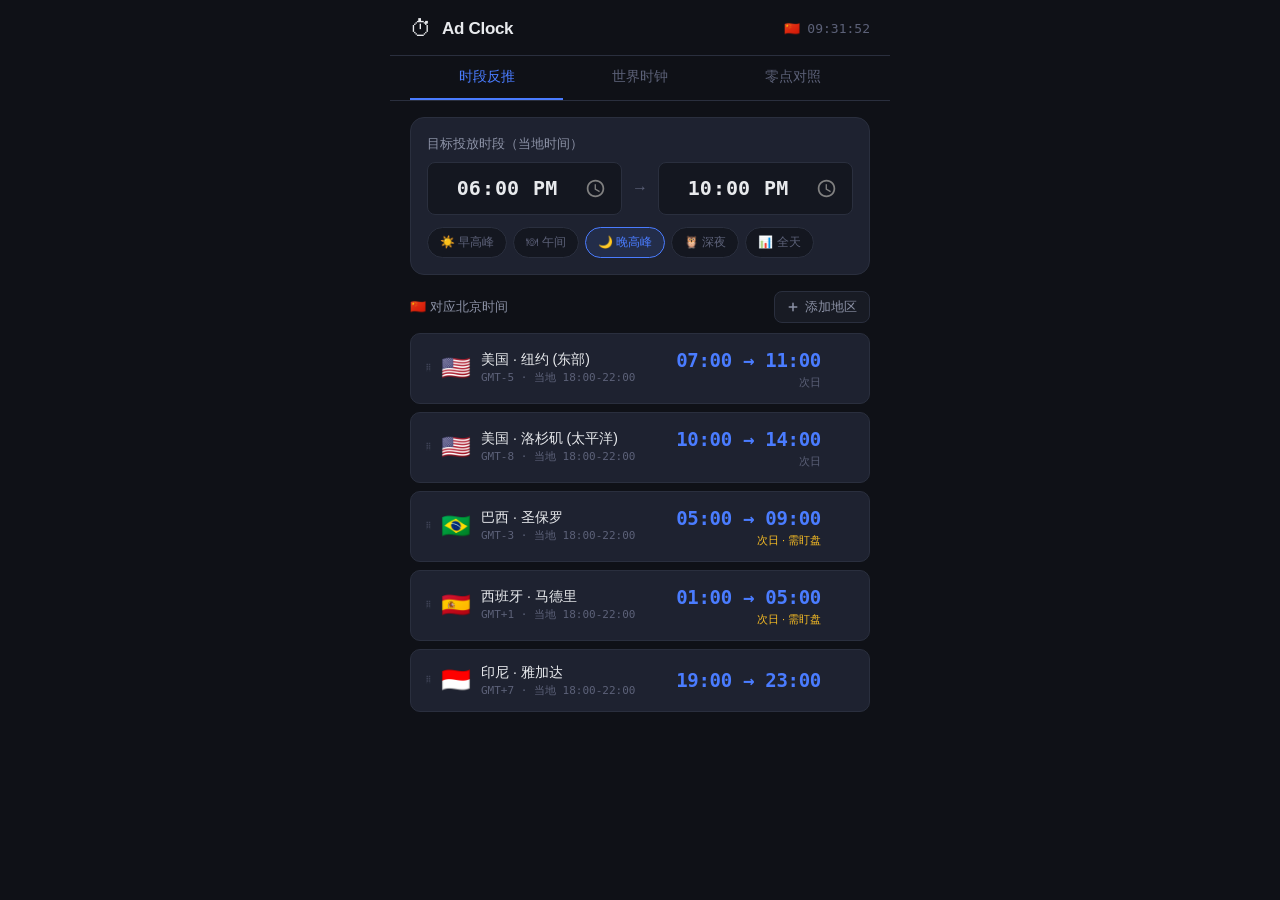
<file: index.html>
<!DOCTYPE html>
<html lang="zh-CN">
<head>
  <meta charset="UTF-8">
  <meta name="viewport" content="width=device-width, initial-scale=1.0, viewport-fit=cover, user-scalable=no">
  <meta name="apple-mobile-web-app-capable" content="yes">
  <meta name="apple-mobile-web-app-status-bar-style" content="black-translucent">
  <meta name="theme-color" content="#0f1117">
  <link rel="manifest" href="manifest.webmanifest">
  <link rel="apple-touch-icon" href="icons/icon-192.png">
  <link rel="stylesheet" href="style.css">
  <title>Ad Clock</title>
</head>
<body>
  <div class="app">
    <header class="header">
      <div class="header-left">
        <span class="logo">⏱</span>
        <h1>Ad Clock</h1>
      </div>
      <div class="header-right">
        <span class="live-beijing" id="live-beijing"></span>
      </div>
    </header>

    <nav class="tabs">
      <button class="tab active" data-tab="converter">时段反推</button>
      <button class="tab" data-tab="clock">世界时钟</button>
      <button class="tab" data-tab="midnight">零点对照</button>
    </nav>

    <!-- Tab 1: Converter -->
    <section id="tab-converter" class="tab-content active">
      <div class="converter-input-card">
        <div class="converter-section">
          <label class="field-label">目标投放时段（当地时间）</label>
          <div class="time-range-row">
            <input type="time" id="conv-start" class="time-input" value="18:00">
            <span class="range-sep">→</span>
            <input type="time" id="conv-end" class="time-input" value="22:00">
          </div>
        </div>
        <div class="preset-chips">
          <button class="preset-chip" data-start="06:00" data-end="09:00">☀️ 早高峰</button>
          <button class="preset-chip" data-start="11:00" data-end="14:00">🍽 午间</button>
          <button class="preset-chip selected" data-start="18:00" data-end="22:00">🌙 晚高峰</button>
          <button class="preset-chip" data-start="21:00" data-end="01:00">🦉 深夜</button>
          <button class="preset-chip" data-start="00:00" data-end="23:59">📊 全天</button>
        </div>
      </div>

      <div class="section-header">
        <label class="field-label">🇨🇳 对应北京时间</label>
        <button id="btn-add-region" class="btn-add-small">
          <svg width="12" height="12" viewBox="0 0 16 16" fill="none"><path d="M8 3v10M3 8h10" stroke="currentColor" stroke-width="2" stroke-linecap="round"/></svg>
          添加地区
        </button>
      </div>
      <div id="region-list" class="region-list"></div>
      <div id="add-region-panel" class="add-region-panel" style="display:none;">
        <select id="add-region-tz" class="select-field"></select>
        <div class="add-region-actions">
          <button id="btn-cancel-region" class="btn-secondary btn-sm">取消</button>
          <button id="btn-confirm-region" class="btn-primary btn-sm">添加</button>
        </div>
      </div>
    </section>

    <!-- Tab 2: World Clock -->
    <section id="tab-clock" class="tab-content">
      <div class="section-header">
        <span></span>
        <button id="btn-add-clock" class="btn-add-small">
          <svg width="12" height="12" viewBox="0 0 16 16" fill="none"><path d="M8 3v10M3 8h10" stroke="currentColor" stroke-width="2" stroke-linecap="round"/></svg>
          添加时钟
        </button>
      </div>
      <div id="clock-list" class="clock-list"></div>
      <div id="empty-clock" class="empty-state" style="display:none;">
        <p>点击"添加时钟"来添加</p>
      </div>
    </section>

    <!-- Tab 3: Midnight Reference -->
    <section id="tab-midnight" class="tab-content">
      <div class="midnight-desc">
        <span class="field-label">各地 0:00 → 北京几点？</span>
      </div>
      <div id="midnight-list" class="midnight-list"></div>
    </section>

    <!-- Modal -->
    <div id="modal-add" class="modal" style="display:none;">
      <div class="modal-backdrop"></div>
      <div class="modal-content">
        <h3>添加时钟</h3>
        <div class="modal-body">
          <label class="field-label">选择时区</label>
          <select id="add-timezone" class="select-field"></select>
          <label class="field-label">显示名称 <span class="label-hint">（自动填入，可修改）</span></label>
          <input type="text" id="add-label" class="text-input">
        </div>
        <div class="modal-footer">
          <button id="btn-cancel-add" class="btn-secondary">取消</button>
          <button id="btn-confirm-add" class="btn-primary">添加</button>
        </div>
      </div>
    </div>
  </div>
  <script src="app.js"></script>
</body>
</html>
</file>
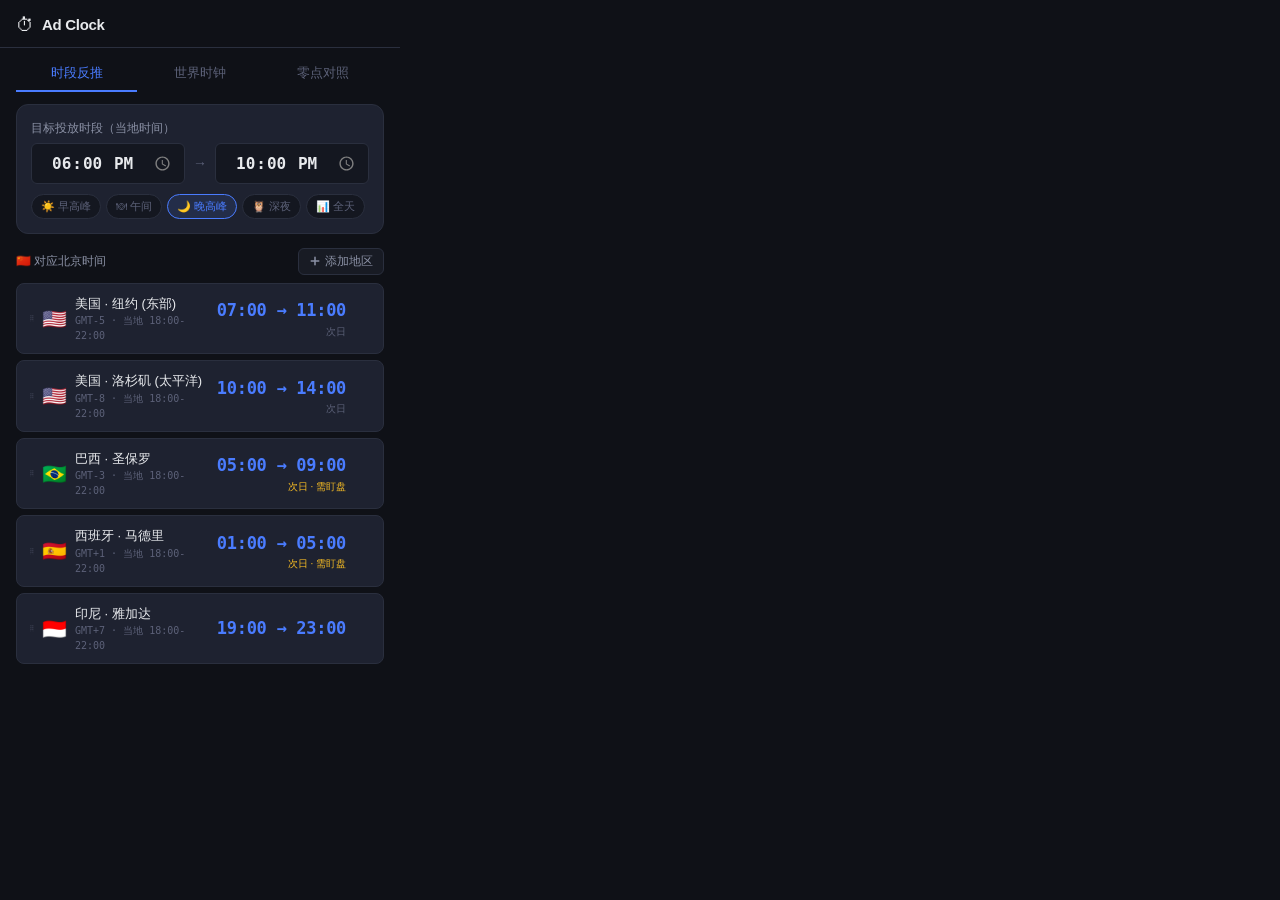
<file: extension/popup.html>
<!DOCTYPE html>
<html lang="zh-CN">
<head>
  <meta charset="UTF-8">
  <meta name="viewport" content="width=device-width, initial-scale=1.0">
  <link rel="stylesheet" href="popup.css">
  <title>Ad Clock</title>
</head>
<body>
  <div class="app">
    <header class="header">
      <div class="header-left">
        <span class="logo">⏱</span>
        <h1>Ad Clock</h1>
      </div>
    </header>

    <nav class="tabs">
      <button class="tab active" data-tab="converter">时段反推</button>
      <button class="tab" data-tab="clock">世界时钟</button>
      <button class="tab" data-tab="midnight">零点对照</button>
    </nav>

    <!-- Tab 1: Converter -->
    <section id="tab-converter" class="tab-content active">
      <div class="converter-input-card">
        <div class="converter-section">
          <label class="field-label">目标投放时段（当地时间）</label>
          <div class="time-range-row">
            <input type="time" id="conv-start" class="time-input" value="18:00">
            <span class="range-sep">→</span>
            <input type="time" id="conv-end" class="time-input" value="22:00">
          </div>
        </div>
        <div class="preset-chips">
          <button class="preset-chip" data-start="06:00" data-end="09:00">☀️ 早高峰</button>
          <button class="preset-chip" data-start="11:00" data-end="14:00">🍽 午间</button>
          <button class="preset-chip selected" data-start="18:00" data-end="22:00">🌙 晚高峰</button>
          <button class="preset-chip" data-start="21:00" data-end="01:00">🦉 深夜</button>
          <button class="preset-chip" data-start="00:00" data-end="23:59">📊 全天</button>
        </div>
      </div>

      <div class="section-header">
        <label class="field-label">🇨🇳 对应北京时间</label>
        <button id="btn-add-region" class="btn-add-small">
          <svg width="12" height="12" viewBox="0 0 16 16" fill="none"><path d="M8 3v10M3 8h10" stroke="currentColor" stroke-width="2" stroke-linecap="round"/></svg>
          添加地区
        </button>
      </div>

      <div id="region-list" class="region-list"></div>

      <div id="add-region-panel" class="add-region-panel" style="display:none;">
        <select id="add-region-tz" class="select-field"></select>
        <div class="add-region-actions">
          <button id="btn-cancel-region" class="btn-secondary btn-sm">取消</button>
          <button id="btn-confirm-region" class="btn-primary btn-sm">添加</button>
        </div>
      </div>
    </section>

    <!-- Tab 2: World Clock -->
    <section id="tab-clock" class="tab-content">
      <div class="section-header">
        <span></span>
        <button id="btn-add-clock" class="btn-add-small">
          <svg width="12" height="12" viewBox="0 0 16 16" fill="none"><path d="M8 3v10M3 8h10" stroke="currentColor" stroke-width="2" stroke-linecap="round"/></svg>
          添加时钟
        </button>
      </div>
      <div id="clock-list" class="clock-list"></div>
      <div id="empty-clock" class="empty-state" style="display:none;">
        <p>点击"添加时钟"来添加</p>
      </div>
    </section>

    <!-- Tab 3: Midnight Reference -->
    <section id="tab-midnight" class="tab-content">
      <div class="midnight-desc">
        <span class="field-label">各地 0:00 → 北京几点？</span>
      </div>
      <div id="midnight-list" class="midnight-list"></div>
    </section>

    <!-- Modal: Add Clock (timezone-first, label auto-filled) -->
    <div id="modal-add" class="modal" style="display:none;">
      <div class="modal-backdrop"></div>
      <div class="modal-content">
        <h3>添加时钟</h3>
        <div class="modal-body">
          <label class="field-label">选择时区</label>
          <select id="add-timezone" class="select-field"></select>
          <label class="field-label">显示名称 <span class="label-hint">（自动填入，可修改）</span></label>
          <input type="text" id="add-label" class="text-input" placeholder="">
        </div>
        <div class="modal-footer">
          <button id="btn-cancel-add" class="btn-secondary">取消</button>
          <button id="btn-confirm-add" class="btn-primary">添加</button>
        </div>
      </div>
    </div>
  </div>
  <script src="popup.js"></script>
</body>
</html>
</file>
<file: style.css>
* { margin: 0; padding: 0; box-sizing: border-box; -webkit-tap-highlight-color: transparent; }

:root {
  --bg-primary: #0f1117;
  --bg-secondary: #181b24;
  --bg-card: #1e2230;
  --bg-hover: #252a3a;
  --bg-input: #141720;
  --border: #2a2f3e;
  --text-primary: #e8eaed;
  --text-secondary: #8b91a5;
  --text-dim: #5c6178;
  --accent: #4a7cff;
  --accent-hover: #5d8bff;
  --accent-soft: rgba(74,124,255,0.12);
  --green: #34d399;
  --red: #f87171;
  --yellow: #fbbf24;
  --radius: 10px;
  --radius-lg: 14px;
  --font-mono: 'SF Mono','Menlo','Cascadia Code','Fira Code','Consolas',monospace;
  --font-sans: -apple-system,'SF Pro Display','Segoe UI','PingFang SC','Microsoft YaHei',sans-serif;
  --safe-top: env(safe-area-inset-top, 0px);
  --safe-bottom: env(safe-area-inset-bottom, 0px);
}

html, body {
  height: 100%; overflow: hidden;
  background: var(--bg-primary); color: var(--text-primary);
  font-family: var(--font-sans); font-size: 14px; line-height: 1.5;
  -webkit-font-smoothing: antialiased;
}

.app {
  display: flex; flex-direction: column;
  height: 100%; max-width: 500px; margin: 0 auto;
}

/* ── Header ── */
.header {
  display: flex; align-items: center; justify-content: space-between;
  padding: calc(12px + var(--safe-top)) 20px 10px;
  border-bottom: 1px solid var(--border); flex-shrink: 0;
}
.header-left { display: flex; align-items: center; gap: 10px; }
.logo { font-size: 22px; }
.header h1 { font-size: 17px; font-weight: 600; letter-spacing: -0.3px; }
.live-beijing {
  font-family: var(--font-mono); font-size: 13px;
  color: var(--text-dim); font-weight: 500;
}

/* ── Tabs ── */
.tabs {
  display: flex; gap: 0; padding: 0 20px;
  border-bottom: 1px solid var(--border); flex-shrink: 0;
}
.tab {
  flex: 1; padding: 12px 0; border: none; background: none;
  color: var(--text-dim); font-size: 14px; font-weight: 500;
  cursor: pointer; border-bottom: 2px solid transparent;
  transition: all 0.2s; text-align: center;
}
.tab:hover { color: var(--text-secondary); }
.tab.active { color: var(--accent); border-bottom-color: var(--accent); }

/* ── Tab Content ── */
.tab-content {
  display: none; padding: 16px 20px calc(20px + var(--safe-bottom));
  overflow-y: auto; flex: 1; -webkit-overflow-scrolling: touch;
}
.tab-content.active { display: block; }
.tab-content::-webkit-scrollbar { width: 0; }

.section-header {
  display: flex; align-items: center; justify-content: space-between;
  margin-bottom: 10px; margin-top: 4px;
}

/* ── Converter ── */
.converter-input-card {
  background: var(--bg-card); border: 1px solid var(--border);
  border-radius: var(--radius-lg); padding: 16px; margin-bottom: 16px;
}
.converter-section { display: flex; flex-direction: column; gap: 8px; }
.field-label { font-size: 13px; font-weight: 500; color: var(--text-secondary); }
.label-hint { font-weight: 400; color: var(--text-dim); }
.time-range-row { display: flex; align-items: center; gap: 10px; }
.time-input {
  flex: 1; padding: 12px; background: var(--bg-input);
  border: 1px solid var(--border); border-radius: 8px; color: var(--text-primary);
  font-size: 20px; font-family: var(--font-mono); font-weight: 600;
  outline: none; text-align: center; transition: border-color 0.15s;
}
.time-input:focus { border-color: var(--accent); }
.time-input::-webkit-calendar-picker-indicator { filter: invert(0.5); cursor: pointer; }
.range-sep { color: var(--text-dim); font-size: 16px; flex-shrink: 0; }

.preset-chips { display: flex; flex-wrap: wrap; gap: 6px; margin-top: 12px; }
.preset-chip {
  padding: 6px 12px; background: var(--bg-input); border: 1px solid var(--border);
  border-radius: 20px; color: var(--text-dim); font-size: 12px;
  cursor: pointer; transition: all 0.15s; white-space: nowrap;
}
.preset-chip:hover, .preset-chip.selected {
  background: var(--accent-soft); border-color: var(--accent); color: var(--accent);
}
.preset-chip:active { transform: scale(0.95); }

/* ── Region cards ── */
.region-list { display: flex; flex-direction: column; gap: 8px; }
.region-item {
  display: flex; align-items: center; gap: 10px;
  padding: 12px 14px; background: var(--bg-card);
  border: 1px solid var(--border); border-radius: var(--radius);
  transition: all 0.15s; cursor: grab; user-select: none;
  touch-action: none;
}
.region-item:hover { background: var(--bg-hover); }
.region-item:active { cursor: grabbing; }
.region-grip { color: var(--text-dim); font-size: 12px; flex-shrink: 0; opacity: 0.5; }
.region-item.dragging { opacity: 0.4; transform: scale(0.97); border-color: var(--accent); }
.region-item.drag-over { box-shadow: 0 -2px 0 0 var(--accent); }
.region-item.drag-over-below { box-shadow: 0 2px 0 0 var(--accent); }
.region-flag { font-size: 24px; flex-shrink: 0; }
.region-info { flex: 1; min-width: 0; }
.region-name { font-size: 14px; font-weight: 500; }
.region-offset { font-size: 11px; color: var(--text-dim); font-family: var(--font-mono); }
.region-china { text-align: right; flex-shrink: 0; }
.region-china-time {
  font-size: 19px; font-weight: 700; font-family: var(--font-mono);
  color: var(--accent); letter-spacing: -0.3px; white-space: nowrap;
}
.region-china-note { font-size: 11px; color: var(--text-dim); text-align: right; }
.region-china-note.warn { color: var(--yellow); }
.region-remove {
  opacity: 0; border: none; background: none; color: var(--text-dim);
  cursor: pointer; font-size: 16px; padding: 4px; transition: all 0.15s; flex-shrink: 0;
}
.region-item:hover .region-remove { opacity: 1; }
@media (hover: none) { .region-remove { opacity: 0.6; } }

/* ── Add region panel ── */
.add-region-panel {
  margin-top: 10px; padding: 12px; background: var(--bg-card);
  border: 1px dashed var(--border); border-radius: var(--radius);
  display: flex; flex-direction: column; gap: 10px;
}
.add-region-actions { display: flex; justify-content: flex-end; gap: 8px; }

/* ── Clock List ── */
.clock-list { display: flex; flex-direction: column; gap: 8px; }
.clock-item {
  display: flex; align-items: center; justify-content: space-between;
  padding: 12px 14px; background: var(--bg-card);
  border: 1px solid var(--border); border-radius: var(--radius);
  transition: background 0.15s;
}
.clock-item:hover { background: var(--bg-hover); }
.clock-left { display: flex; flex-direction: column; gap: 2px; }
.clock-label { font-size: 14px; font-weight: 500; }
.clock-utc { font-size: 12px; color: var(--text-dim); font-family: var(--font-mono); }
.clock-right { display: flex; align-items: center; gap: 12px; }
.clock-time { font-size: 24px; font-weight: 600; font-family: var(--font-mono); letter-spacing: -0.5px; }
.clock-date { font-size: 11px; color: var(--text-dim); text-align: right; }
.clock-period-tag {
  display: inline-block; padding: 2px 8px; border-radius: 4px;
  font-size: 11px; font-weight: 500;
}
.period-day { background: rgba(52,211,153,0.12); color: var(--green); }
.period-night { background: rgba(99,102,241,0.12); color: #818cf8; }
.period-dawn { background: rgba(251,191,36,0.12); color: var(--yellow); }
.clock-remove {
  opacity: 0; border: none; background: none; color: var(--text-dim);
  cursor: pointer; font-size: 16px; padding: 4px; transition: all 0.15s;
}
.clock-item:hover .clock-remove { opacity: 1; }
@media (hover: none) { .clock-remove { opacity: 0.6; } }

/* ── Midnight ── */
.midnight-desc { margin-bottom: 12px; }
.midnight-list { display: flex; flex-direction: column; gap: 1px; }
.midnight-group-header {
  padding: 8px 12px; font-size: 12px; font-weight: 600;
  color: var(--text-dim); text-transform: uppercase; letter-spacing: 0.5px;
  background: var(--bg-secondary); margin-top: 8px; border-radius: 6px 6px 0 0;
}
.midnight-group-header:first-child { margin-top: 0; }
.midnight-row {
  display: flex; align-items: center; gap: 10px;
  padding: 10px 12px; background: var(--bg-card);
  border-bottom: 1px solid var(--border); font-size: 13px;
}
.midnight-row:last-child { border-bottom: none; border-radius: 0 0 6px 6px; }
.midnight-flag { font-size: 18px; flex-shrink: 0; width: 24px; text-align: center; }
.midnight-name { flex: 1; color: var(--text-primary); }
.midnight-offset {
  font-family: var(--font-mono); font-size: 12px;
  color: var(--text-dim); width: 58px; text-align: right; flex-shrink: 0;
}
.midnight-china {
  font-family: var(--font-mono); font-size: 15px; font-weight: 600;
  color: var(--accent); width: 50px; text-align: right; flex-shrink: 0;
}
.midnight-day-tag {
  font-size: 10px; font-weight: 500; width: 28px; text-align: right; flex-shrink: 0;
}
.midnight-day-tag.same { color: var(--green); }
.midnight-day-tag.next { color: var(--yellow); }
.midnight-day-tag.prev { color: var(--text-dim); }

/* ── Shared ── */
.btn-add-small {
  display: flex; align-items: center; gap: 6px;
  padding: 6px 12px; border: 1px solid var(--border); border-radius: 8px;
  background: var(--bg-secondary); color: var(--text-secondary);
  font-size: 13px; cursor: pointer; transition: all 0.15s;
}
.btn-add-small:hover { background: var(--accent-soft); border-color: var(--accent); color: var(--accent); }
.btn-add-small:active { transform: scale(0.95); }

.select-field, .text-input {
  width: 100%; padding: 10px 12px; background: var(--bg-input);
  border: 1px solid var(--border); border-radius: 8px; color: var(--text-primary);
  font-size: 14px; font-family: var(--font-sans); outline: none;
  transition: border-color 0.15s; appearance: none;
}
.select-field {
  background-image: url("data:image/svg+xml,%3Csvg width='10' height='6' viewBox='0 0 10 6' fill='none' xmlns='http://www.w3.org/2000/svg'%3E%3Cpath d='M1 1l4 4 4-4' stroke='%235c6178' stroke-width='1.5' stroke-linecap='round' stroke-linejoin='round'/%3E%3C/svg%3E");
  background-repeat: no-repeat; background-position: right 12px center; padding-right: 30px;
}
.select-field:focus, .text-input:focus { border-color: var(--accent); }
.select-field option { background: var(--bg-secondary); color: var(--text-primary); }

.btn-primary {
  padding: 10px 18px; background: var(--accent); border: none; border-radius: 8px;
  color: #fff; font-size: 14px; font-weight: 500; cursor: pointer;
}
.btn-primary:hover { background: var(--accent-hover); }
.btn-primary:active { transform: scale(0.97); }
.btn-secondary {
  padding: 10px 18px; background: var(--bg-secondary); border: 1px solid var(--border);
  border-radius: 8px; color: var(--text-secondary); font-size: 14px; font-weight: 500; cursor: pointer;
}
.btn-sm { padding: 7px 12px; font-size: 13px; }
.empty-state { text-align: center; padding: 40px 20px; color: var(--text-dim); }

/* ── Modal ── */
.modal {
  position: fixed; inset: 0; z-index: 100;
  display: flex; align-items: center; justify-content: center;
  padding: 20px;
}
.modal-backdrop { position: absolute; inset: 0; background: rgba(0,0,0,0.6); }
.modal-content {
  position: relative; background: var(--bg-secondary); border: 1px solid var(--border);
  border-radius: var(--radius-lg); padding: 20px; width: 100%; max-width: 360px;
  box-shadow: 0 8px 32px rgba(0,0,0,0.4);
}
.modal-content h3 { font-size: 16px; font-weight: 600; margin-bottom: 14px; }
.modal-body { display: flex; flex-direction: column; gap: 10px; }
.modal-footer { display: flex; justify-content: flex-end; gap: 8px; margin-top: 16px; }

@keyframes fadeIn {
  from { opacity: 0; transform: translateY(6px); }
  to { opacity: 1; transform: translateY(0); }
}
.region-item, .clock-item, .midnight-row { animation: fadeIn 0.2s ease; }
</file>
<file: extension/popup.css>
* { margin: 0; padding: 0; box-sizing: border-box; }

:root {
  --bg-primary: #0f1117;
  --bg-secondary: #181b24;
  --bg-card: #1e2230;
  --bg-hover: #252a3a;
  --bg-input: #141720;
  --border: #2a2f3e;
  --text-primary: #e8eaed;
  --text-secondary: #8b91a5;
  --text-dim: #5c6178;
  --accent: #4a7cff;
  --accent-hover: #5d8bff;
  --accent-soft: rgba(74,124,255,0.12);
  --green: #34d399;
  --red: #f87171;
  --yellow: #fbbf24;
  --radius: 8px;
  --radius-lg: 12px;
  --font-mono: 'SF Mono','Cascadia Code','Fira Code','Consolas',monospace;
  --font-sans: -apple-system,'Segoe UI','PingFang SC','Microsoft YaHei',sans-serif;
}

body {
  width: 400px; min-height: 200px; max-height: 600px;
  overflow-y: auto; background: var(--bg-primary);
  color: var(--text-primary); font-family: var(--font-sans);
  font-size: 13px; line-height: 1.5;
}
body::-webkit-scrollbar { width: 4px; }
body::-webkit-scrollbar-track { background: transparent; }
body::-webkit-scrollbar-thumb { background: var(--border); border-radius: 2px; }

.header {
  display: flex; align-items: center; padding: 12px 16px 8px;
  border-bottom: 1px solid var(--border);
}
.header-left { display: flex; align-items: center; gap: 8px; }
.logo { font-size: 18px; }
.header h1 { font-size: 15px; font-weight: 600; letter-spacing: -0.3px; }

.tabs { display: flex; gap: 2px; padding: 8px 16px 0; }
.tab {
  flex: 1; padding: 8px 0; border: none; background: none;
  color: var(--text-dim); font-size: 13px; font-weight: 500;
  cursor: pointer; border-bottom: 2px solid transparent; transition: all 0.2s;
}
.tab:hover { color: var(--text-secondary); }
.tab.active { color: var(--accent); border-bottom-color: var(--accent); }
.tab-content { display: none; padding: 12px 16px 16px; }
.tab-content.active { display: block; }

.section-header {
  display: flex; align-items: center; justify-content: space-between;
  margin-bottom: 8px; margin-top: 4px;
}

/* ── Converter ── */
.converter-input-card {
  background: var(--bg-card); border: 1px solid var(--border);
  border-radius: var(--radius-lg); padding: 14px; margin-bottom: 14px;
}
.converter-section { display: flex; flex-direction: column; gap: 6px; }
.field-label { font-size: 12px; font-weight: 500; color: var(--text-secondary); }
.label-hint { font-weight: 400; color: var(--text-dim); }
.time-range-row { display: flex; align-items: center; gap: 8px; }
.time-input {
  flex: 1; padding: 8px 10px; background: var(--bg-input);
  border: 1px solid var(--border); border-radius: 6px; color: var(--text-primary);
  font-size: 16px; font-family: var(--font-mono); font-weight: 600;
  outline: none; text-align: center; transition: border-color 0.15s;
}
.time-input:focus { border-color: var(--accent); }
.time-input::-webkit-calendar-picker-indicator { filter: invert(0.5); cursor: pointer; }
.range-sep { color: var(--text-dim); font-size: 14px; flex-shrink: 0; }

.preset-chips { display: flex; flex-wrap: wrap; gap: 5px; margin-top: 10px; }
.preset-chip {
  padding: 4px 9px; background: var(--bg-input); border: 1px solid var(--border);
  border-radius: 16px; color: var(--text-dim); font-size: 11px;
  cursor: pointer; transition: all 0.15s; white-space: nowrap;
}
.preset-chip:hover, .preset-chip.selected {
  background: var(--accent-soft); border-color: var(--accent); color: var(--accent);
}

/* ── Region cards (draggable) ── */
.region-list { display: flex; flex-direction: column; gap: 6px; }

.region-item {
  display: flex; align-items: center; gap: 8px;
  padding: 10px 12px; background: var(--bg-card);
  border: 1px solid var(--border); border-radius: var(--radius);
  transition: background 0.15s, transform 0.15s, box-shadow 0.15s;
  animation: fadeIn 0.2s ease; cursor: grab;
  user-select: none;
}
.region-item:hover { background: var(--bg-hover); }
.region-item:active { cursor: grabbing; }

/* Drag handle */
.region-grip {
  color: var(--text-dim); font-size: 10px; flex-shrink: 0;
  opacity: 0.4; transition: opacity 0.15s; cursor: grab;
  display: flex; align-items: center;
}
.region-item:hover .region-grip { opacity: 0.8; }

/* Drag states */
.region-item.dragging {
  opacity: 0.4; transform: scale(0.97);
  border-color: var(--accent); background: var(--bg-hover);
}
.region-item.drag-over {
  border-color: var(--accent);
  box-shadow: 0 -2px 0 0 var(--accent);
}
.region-item.drag-over-below {
  border-color: var(--accent);
  box-shadow: 0 2px 0 0 var(--accent);
}

.region-flag { font-size: 20px; flex-shrink: 0; }
.region-info { flex: 1; min-width: 0; }
.region-name { font-size: 13px; font-weight: 500; }
.region-offset { font-size: 10px; color: var(--text-dim); font-family: var(--font-mono); }
.region-china { text-align: right; flex-shrink: 0; }
.region-china-time {
  font-size: 17px; font-weight: 700; font-family: var(--font-mono);
  color: var(--accent); letter-spacing: -0.3px; white-space: nowrap;
}
.region-china-note { font-size: 10px; color: var(--text-dim); text-align: right; }
.region-china-note.warn { color: var(--yellow); }

.region-remove {
  opacity: 0; border: none; background: none; color: var(--text-dim);
  cursor: pointer; font-size: 13px; padding: 2px; transition: all 0.15s; flex-shrink: 0;
}
.region-item:hover .region-remove { opacity: 1; }
.region-remove:hover { color: var(--red); }

/* ── Add region panel ── */
.add-region-panel {
  margin-top: 8px; padding: 10px; background: var(--bg-card);
  border: 1px dashed var(--border); border-radius: var(--radius);
  display: flex; flex-direction: column; gap: 8px; animation: fadeIn 0.15s ease;
}
.add-region-actions { display: flex; justify-content: flex-end; gap: 6px; }

/* ── Clock List ── */
.clock-list { display: flex; flex-direction: column; gap: 6px; }
.clock-item {
  display: flex; align-items: center; justify-content: space-between;
  padding: 10px 12px; background: var(--bg-card);
  border: 1px solid var(--border); border-radius: var(--radius);
  transition: background 0.15s; animation: fadeIn 0.2s ease;
}
.clock-item:hover { background: var(--bg-hover); }
.clock-left { display: flex; flex-direction: column; gap: 2px; }
.clock-label { font-size: 13px; font-weight: 500; }
.clock-utc { font-size: 11px; color: var(--text-dim); font-family: var(--font-mono); }
.clock-right { display: flex; align-items: center; gap: 10px; }
.clock-time { font-size: 20px; font-weight: 600; font-family: var(--font-mono); letter-spacing: -0.5px; }
.clock-date { font-size: 10px; color: var(--text-dim); text-align: right; }
.clock-period-tag {
  display: inline-block; padding: 2px 6px; border-radius: 4px;
  font-size: 10px; font-weight: 500;
}
.period-day { background: rgba(52,211,153,0.12); color: var(--green); }
.period-night { background: rgba(99,102,241,0.12); color: #818cf8; }
.period-dawn { background: rgba(251,191,36,0.12); color: var(--yellow); }
.clock-remove {
  opacity: 0; border: none; background: none; color: var(--text-dim);
  cursor: pointer; font-size: 14px; padding: 2px 4px; transition: all 0.15s;
}
.clock-item:hover .clock-remove { opacity: 1; }
.clock-remove:hover { color: var(--red); }

/* ── Shared ── */
.btn-add-small {
  display: flex; align-items: center; gap: 4px;
  padding: 4px 10px; border: 1px solid var(--border); border-radius: 6px;
  background: var(--bg-secondary); color: var(--text-secondary);
  font-size: 12px; cursor: pointer; transition: all 0.15s;
}
.btn-add-small:hover { background: var(--accent-soft); border-color: var(--accent); color: var(--accent); }

.select-field, .text-input {
  width: 100%; padding: 8px 10px; background: var(--bg-input);
  border: 1px solid var(--border); border-radius: 6px; color: var(--text-primary);
  font-size: 13px; font-family: var(--font-sans); outline: none;
  transition: border-color 0.15s; appearance: none;
}
.select-field {
  background-image: url("data:image/svg+xml,%3Csvg width='10' height='6' viewBox='0 0 10 6' fill='none' xmlns='http://www.w3.org/2000/svg'%3E%3Cpath d='M1 1l4 4 4-4' stroke='%235c6178' stroke-width='1.5' stroke-linecap='round' stroke-linejoin='round'/%3E%3C/svg%3E");
  background-repeat: no-repeat; background-position: right 10px center; padding-right: 28px;
}
.select-field:focus, .text-input:focus { border-color: var(--accent); }
.select-field option { background: var(--bg-secondary); color: var(--text-primary); }

.btn-primary {
  padding: 8px 14px; background: var(--accent); border: none; border-radius: 6px;
  color: #fff; font-size: 13px; font-weight: 500; cursor: pointer;
}
.btn-primary:hover { background: var(--accent-hover); }
.btn-secondary {
  padding: 8px 14px; background: var(--bg-secondary); border: 1px solid var(--border);
  border-radius: 6px; color: var(--text-secondary); font-size: 13px; font-weight: 500; cursor: pointer;
}
.btn-sm { padding: 5px 10px; font-size: 12px; }
.empty-state { text-align: center; padding: 24px; color: var(--text-dim); }

.modal {
  position: fixed; top: 0; left: 0; right: 0; bottom: 0; z-index: 100;
  display: flex; align-items: center; justify-content: center;
}
.modal-backdrop { position: absolute; inset: 0; background: rgba(0,0,0,0.5); }
.modal-content {
  position: relative; background: var(--bg-secondary); border: 1px solid var(--border);
  border-radius: var(--radius-lg); padding: 16px; width: 90%; max-width: 320px;
  box-shadow: 0 2px 8px rgba(0,0,0,0.3);
}
.modal-content h3 { font-size: 15px; font-weight: 600; margin-bottom: 12px; }
.modal-body { display: flex; flex-direction: column; gap: 8px; }
.modal-footer { display: flex; justify-content: flex-end; gap: 8px; margin-top: 14px; }

/* ── Midnight Reference ── */
.midnight-desc { margin-bottom: 10px; }
.midnight-list { display: flex; flex-direction: column; gap: 1px; }

.midnight-group-header {
  padding: 6px 10px; font-size: 11px; font-weight: 600;
  color: var(--text-dim); text-transform: uppercase; letter-spacing: 0.5px;
  background: var(--bg-secondary); margin-top: 6px;
  border-radius: 4px 4px 0 0;
}
.midnight-group-header:first-child { margin-top: 0; }

.midnight-row {
  display: flex; align-items: center; gap: 8px;
  padding: 7px 10px; background: var(--bg-card);
  border-bottom: 1px solid var(--border);
  font-size: 12px;
}
.midnight-row:last-child { border-bottom: none; border-radius: 0 0 4px 4px; }
.midnight-flag { font-size: 15px; flex-shrink: 0; width: 20px; text-align: center; }
.midnight-name { flex: 1; color: var(--text-primary); font-weight: 400; }
.midnight-offset {
  font-family: var(--font-mono); font-size: 11px;
  color: var(--text-dim); width: 58px; text-align: right; flex-shrink: 0;
}
.midnight-china {
  font-family: var(--font-mono); font-size: 13px; font-weight: 600;
  color: var(--accent); width: 50px; text-align: right; flex-shrink: 0;
}
.midnight-day-tag {
  font-size: 9px; font-weight: 500; color: var(--text-dim);
  width: 28px; text-align: right; flex-shrink: 0;
}
.midnight-day-tag.same { color: var(--green); }
.midnight-day-tag.next { color: var(--yellow); }
.midnight-day-tag.prev { color: var(--text-dim); }

@keyframes fadeIn {
  from { opacity: 0; transform: translateY(4px); }
  to { opacity: 1; transform: translateY(0); }
}
</file>
